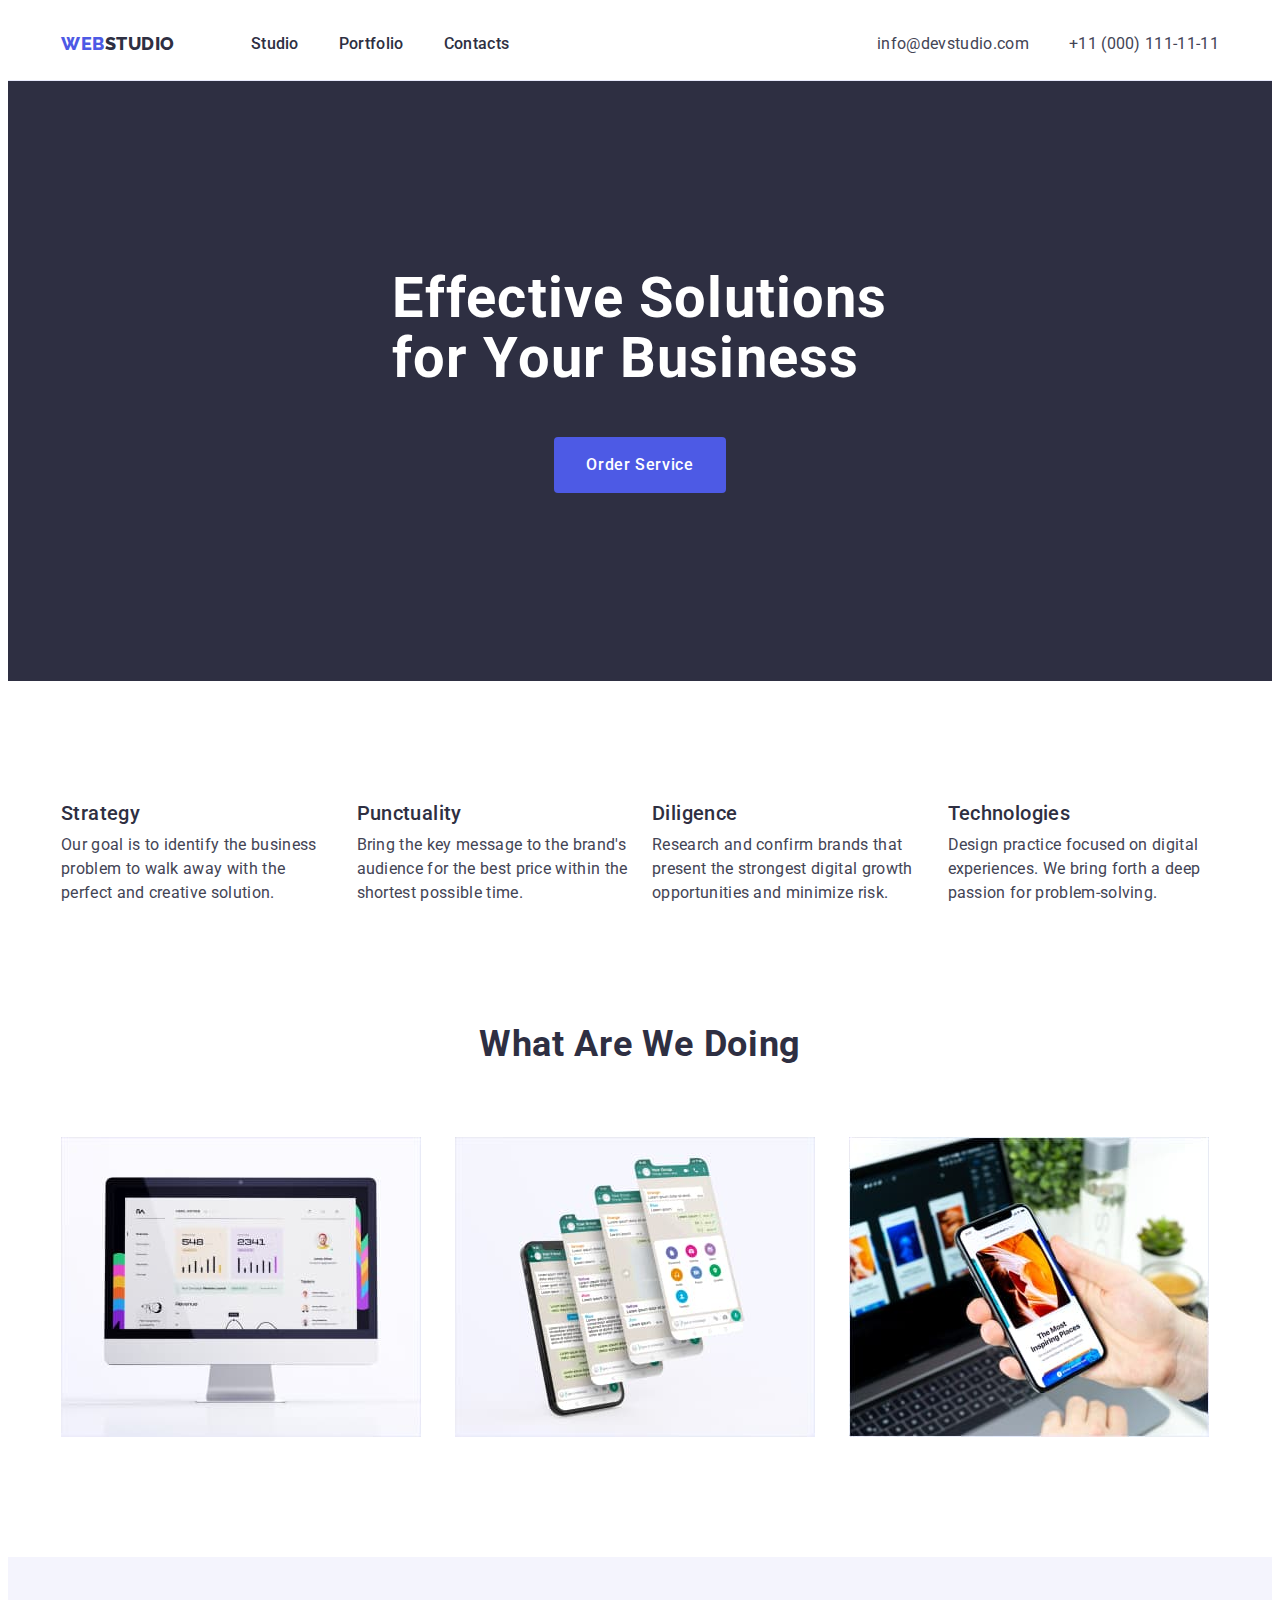
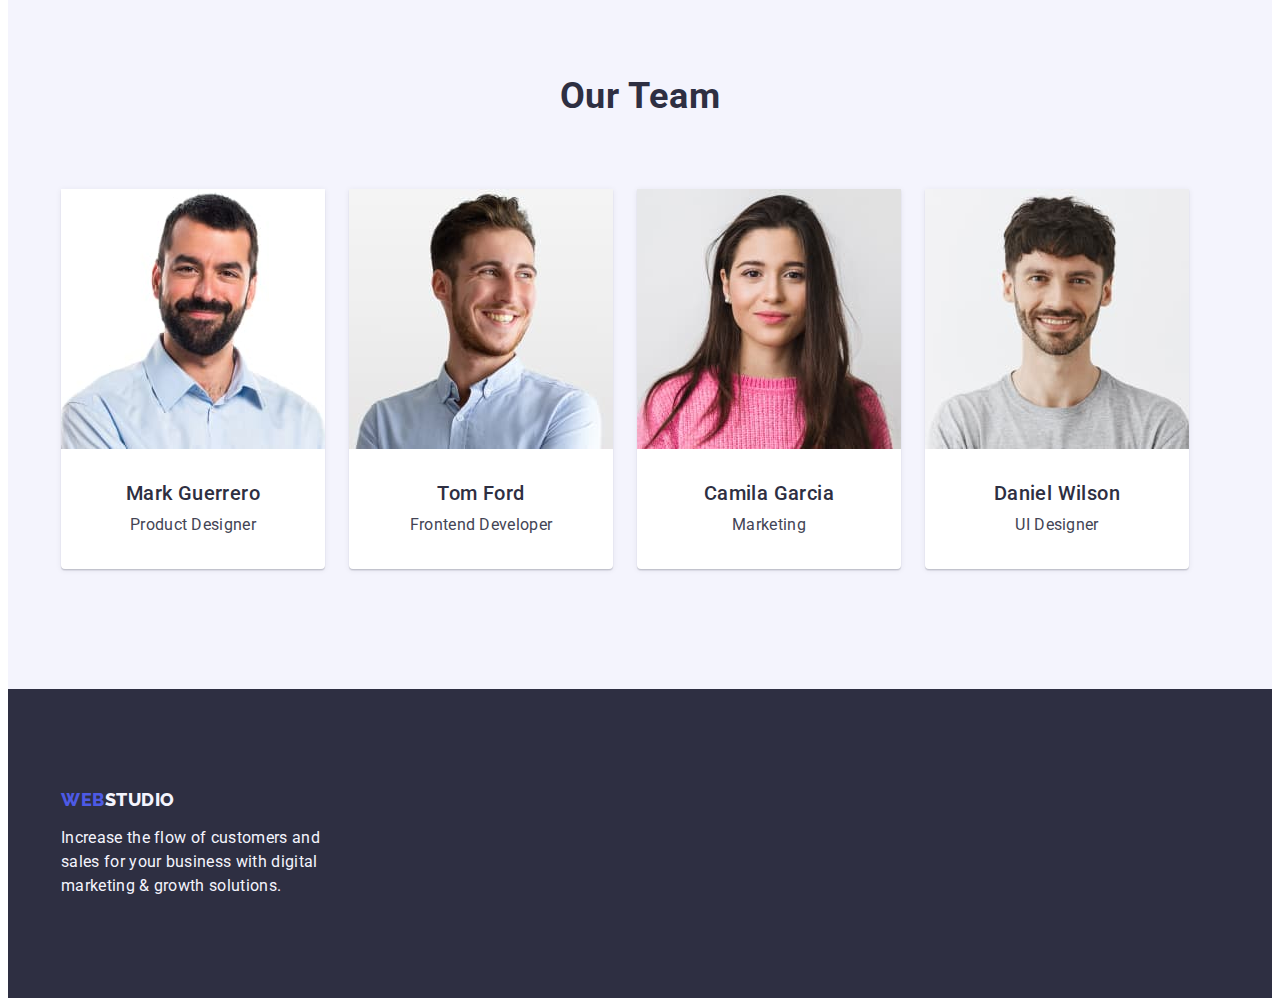
<file: index.html>
<!DOCTYPE html>
<html lang="en">
  <head>
    <meta charset="UTF-8" />
    <meta name="viewport" content="width=device-width, initial-scale=1.0" />
    <title>Web Studio</title>
    <link rel="preconnect" href="https://fonts.googleapis.com" />
    <link rel="preconnect" href="https://fonts.gstatic.com" crossorigin />
    <link
      href="https://fonts.googleapis.com/css2?family=Raleway:wght@800&family=Roboto:wght@400;500;700;900&display=swap"
      rel="stylesheet"
    />
    <link
      rel="stylesheet"
      href="https://cdnjs.cloudflare.com/ajax/libs/modern-normalize/2.0.0/modern-normalize.min.css"
      integrity="sha512-4xo8blKMVCiXpTaLzQSLSw3KFOVPWhm/TRtuPVc4WG6kUgjH6J03IBuG7JZPkcWMxJ5huwaBpOpnwYElP/m6wg=="
      crossorigin="anonymous"
      referrerpolicy="no-referrer"
    />
    <link rel="stylesheet" href="./css/styles.css" />
  </head>

  <body>
    <header class="header">
      <div class="container header-container">
        <nav class="header-nav">
          <a class="header-logo link" href="./index.html"
            >Web<span class="header-logo-studio">Studio</span></a
          >
          <ul class="header-nav-list list">
            <li class="header-nav-item">
              <a class="header-nav-link link" href="./index.html">Studio</a>
            </li>
            <li class="header-nav-item">
              <a class="header-nav-link link" href="./portfolio.html"
                >Portfolio</a
              >
            </li>
            <li class="header-nav-item">
              <a class="header-nav-link link" href="">Contacts</a>
            </li>
          </ul>
        </nav>

        <address class="header-address">
          <ul class="header-address-list list">
            <li class="header-address-item">
              <a
                class="header-address-link link"
                href="mailto:info@devstudio.com"
                >info@devstudio.com</a
              >
            </li>
            <li class="header-address-item">
              <a class="header-address-link link" href="tel:+110001111111"
                >+11 (000) 111-11-11</a
              >
            </li>
          </ul>
        </address>
      </div>
    </header>

    <main>
      <section class="hero-section">
        <div class="container">
          <h1 class="hero-title">Effective Solutions for Your Business</h1>
          <button class="hero-btn" type="button">Order Service</button>
        </div>
      </section>

      <section class="advantages">
        <div class="container">
          <h2 class="title visually-hidden">Advantages</h2>
          <ul class="advantages-list list">
            <li class="advantages-item">
              <h3 class="advantages-title">Strategy</h3>
              <p class="advantages-text">
                Our goal is to identify the business problem to walk away with
                the perfect and creative solution.
              </p>
            </li>
            <li class="advantages-item">
              <h3 class="advantages-title">Punctuality</h3>
              <p class="advantages-text">
                Bring the key message to the brand's audience for the best price
                within the shortest possible time.
              </p>
            </li>
            <li class="advantages-item">
              <h3 class="advantages-title">Diligence</h3>
              <p class="advantages-text">
                Research and confirm brands that present the strongest digital
                growth opportunities and minimize risk.
              </p>
            </li>
            <li class="advantages-item">
              <h3 class="advantages-title">Technologies</h3>
              <p class="advantages-text">
                Design practice focused on digital experiences. We bring forth a
                deep passion for problem-solving.
              </p>
            </li>
          </ul>
        </div>
      </section>

      <section class="doing">
        <div class="container">
          <h2 class="doing-title title">What are we doing</h2>
          <ul class="doing-list list">
            <li class="doing-item">
              <img
                src="./images/img-1.jpg"
                alt="Monitor"
                width="360"
                height="300"
              />
            </li>
            <li class="doing-item">
              <img
                src="./images/img-2.jpg"
                alt="Display telephone"
                width="360"
                height="300"
              />
            </li>
            <li class="doing-item">
              <img
                src="./images/img-3.jpg"
                alt="The phone is broken"
                width="360"
                height="300"
              />
            </li>
          </ul>
        </div>
      </section>

      <section class="our-team">
        <div class="container">
          <h2 class="our-team-title title">Our Team</h2>
          <ul class="our-team-list list">
            <li class="our-team-item">
              <img
                src="./images/people-1.jpg"
                alt="photo by Mark"
                width="264"
                height="260"
              />
              <div class="our-team-list-info">
                <h3 class="our-team-list-title">Mark Guerrero</h3>
                <p class="our-team-list-text">Product Designer</p>
              </div>
            </li>
            <li class="our-team-item">
              <img
                src="./images/people-2.jpg"
                alt="photo by Tom"
                width="264"
                height="260"
              />
              <div class="our-team-list-info">
                <h3 class="our-team-list-title">Tom Ford</h3>
                <p class="our-team-list-text">Frontend Developer</p>
              </div>
            </li>
            <li class="our-team-item">
              <img
                src="./images/people-3.jpg"
                alt="photo by Camila"
                width="264"
                height="260"
              />
              <div class="our-team-list-info">
                <h3 class="our-team-list-title">Camila Garcia</h3>
                <p class="our-team-list-text">Marketing</p>
              </div>
            </li>
            <li class="our-team-item">
              <img
                src="./images/people-4.jpg"
                alt="photo by Daniel"
                width="264"
                height="260"
              />
              <div class="our-team-list-info">
                <h3 class="our-team-list-title">Daniel Wilson</h3>
                <p class="our-team-list-text">UI Designer</p>
              </div>
            </li>
          </ul>
        </div>
      </section>
    </main>

    <footer class="footer">
      <div class="container">
        <a class="footer-logo link" href="./index.html"
          >Web<span class="footer-logo-studio">Studio</span></a
        >
        <p class="footer-text">
          Increase the flow of customers and sales for your business with
          digital marketing & growth solutions.
        </p>
      </div>
    </footer>
  </body>
</html>
</file>
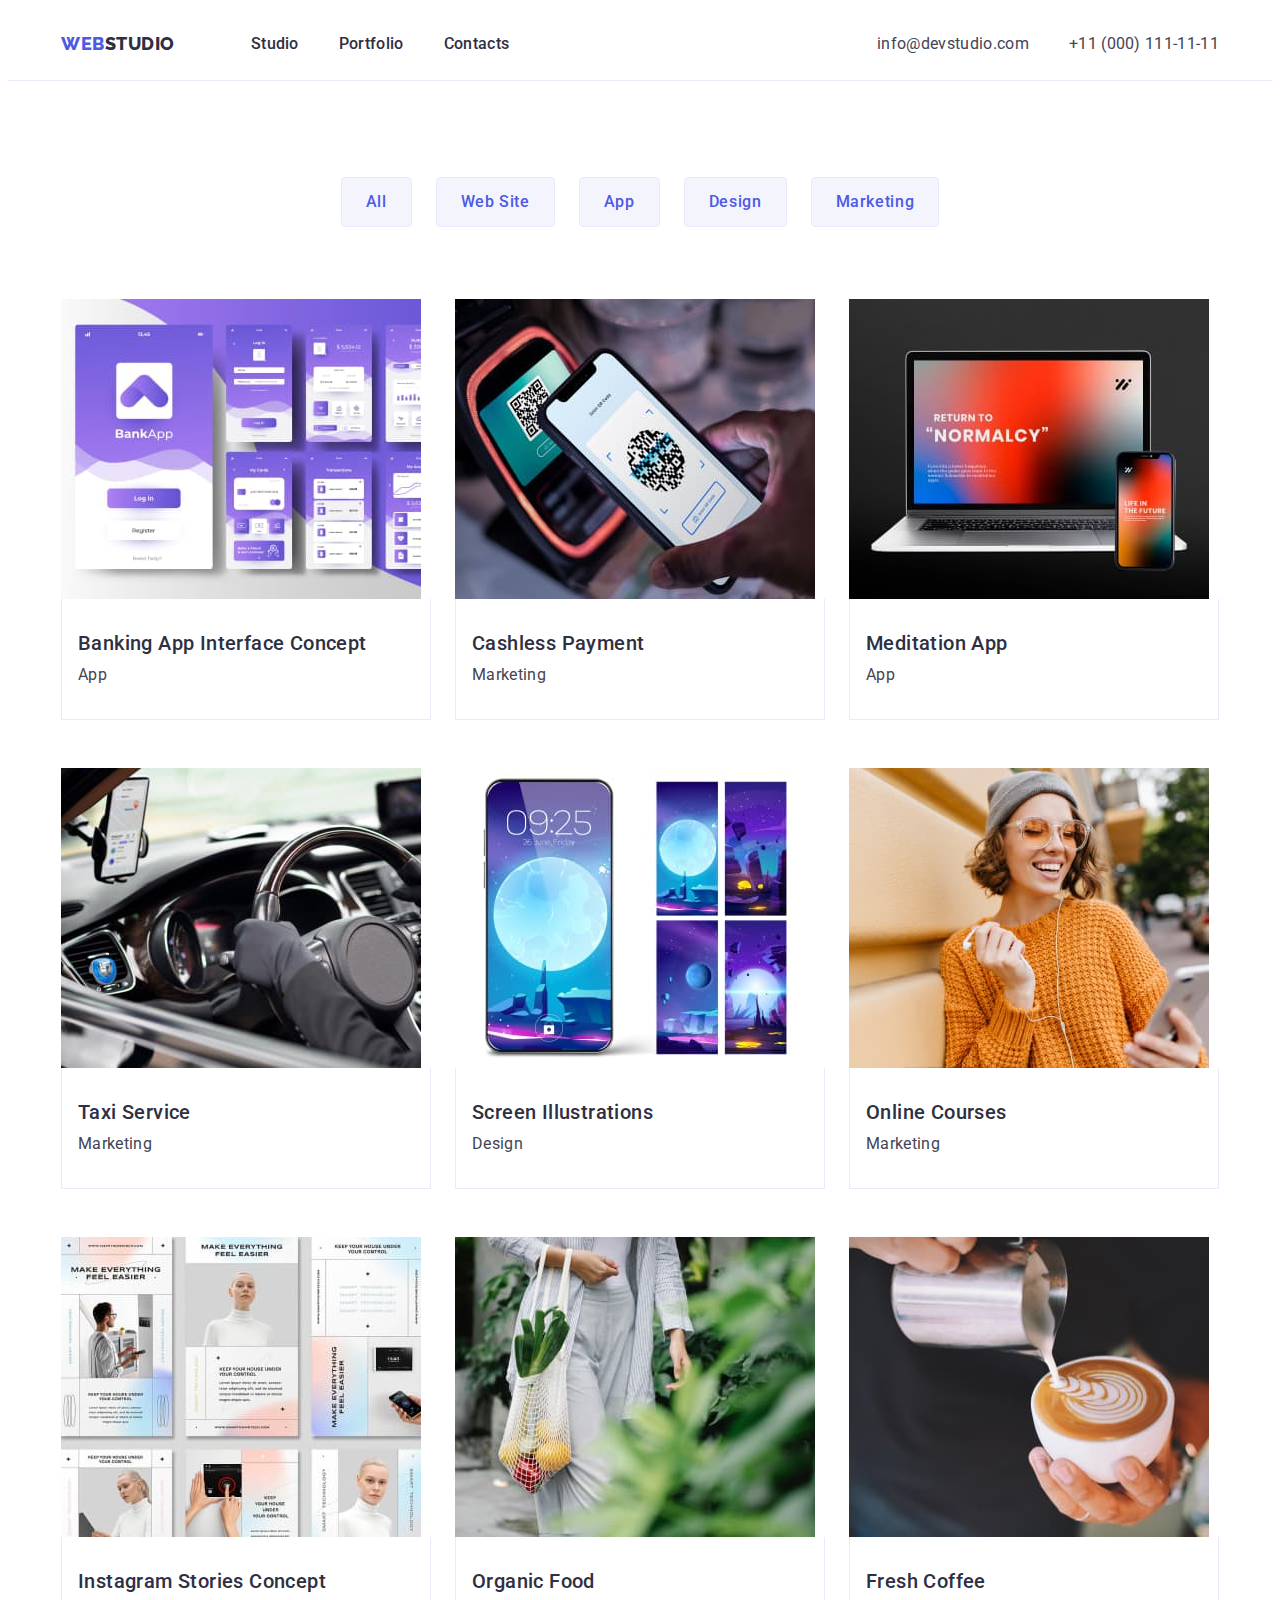
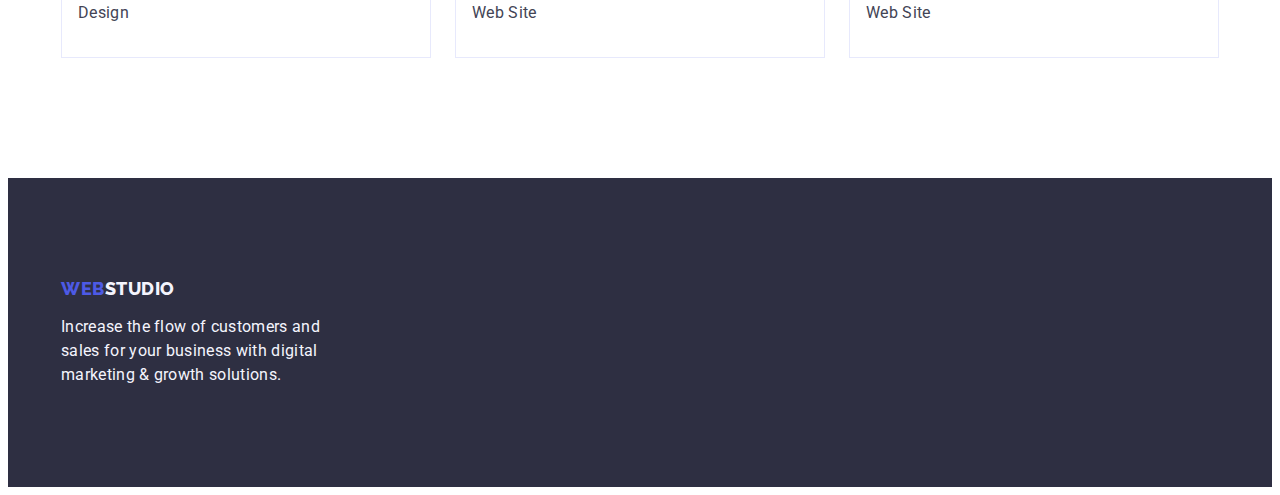
<file: portfolio.html>
<!DOCTYPE html>
<html lang="en">
  <head>
    <meta charset="UTF-8" />
    <meta name="viewport" content="width=device-width, initial-scale=1.0" />
    <title>Portfolio</title>
    <link rel="preconnect" href="https://fonts.googleapis.com" />
    <link rel="preconnect" href="https://fonts.gstatic.com" crossorigin />
    <link
      href="https://fonts.googleapis.com/css2?family=Raleway:wght@800&family=Roboto:wght@400;500;700;900&display=swap"
      rel="stylesheet"
    />
    <link
      rel="stylesheet"
      href="https://cdnjs.cloudflare.com/ajax/libs/modern-normalize/2.0.0/modern-normalize.min.css"
      integrity="sha512-4xo8blKMVCiXpTaLzQSLSw3KFOVPWhm/TRtuPVc4WG6kUgjH6J03IBuG7JZPkcWMxJ5huwaBpOpnwYElP/m6wg=="
      crossorigin="anonymous"
      referrerpolicy="no-referrer"
    />
    <link rel="stylesheet" href="./css/styles.css" />
  </head>

  <body>
    <header class="header">
      <div class="container header-container">
        <nav class="header-nav">
          <a class="header-logo link" href="./index.html"
            >Web<span class="header-logo-studio">Studio</span></a
          >
          <ul class="header-nav-list list">
            <li class="header-nav-item">
              <a class="header-nav-link link" href="./index.html">Studio</a>
            </li>
            <li class="header-nav-item">
              <a class="header-nav-link link" href="./portfolio.html"
                >Portfolio</a
              >
            </li>
            <li class="header-nav-item">
              <a class="header-nav-link link" href="">Contacts</a>
            </li>
          </ul>
        </nav>

        <address class="header-address">
          <ul class="header-address-list list">
            <li class="header-address-item">
              <a
                class="header-address-link link"
                href="mailto:info@devstudio.com"
                >info@devstudio.com</a
              >
            </li>
            <li class="header-address-item">
              <a class="header-address-link link" href="tel:+110001111111"
                >+11 (000) 111-11-11</a
              >
            </li>
          </ul>
        </address>
      </div>
    </header>

    <main>
      <section class="catalog-section">
        <div class="container">
          <h1 class="visually-hidden">Catalog</h1>
          <ul class="catalog-btn-list list">
            <li class="catalog-btn-item">
              <button class="catalog-btn" type="button">All</button>
            </li>
            <li class="catalog-btn-item">
              <button class="catalog-btn" type="button">Web Site</button>
            </li>
            <li class="catalog-btn-item">
              <button class="catalog-btn" type="button">App</button>
            </li>
            <li class="catalog-btn-item">
              <button class="catalog-btn" type="button">Design</button>
            </li>
            <li class="catalog-btn-item">
              <button class="catalog-btn" type="button">Marketing</button>
            </li>
          </ul>

          <ul class="catalog-project-list list">
            <li class="catalog-project-item">
              <a class="cataloge-link link" href="">
                <img
                  src="./images/project-1.jpg"
                  alt="Banking App Interface Concept"
                  width="360"
                  height="300"
                />
                <div class="catalog-project">
                  <h2 class="catalog-project-title">
                    Banking App Interface Concept
                  </h2>
                  <p class="catalog-project-text">App</p>
                </div>
              </a>
            </li>
            <li class="catalog-project-item">
              <a class="cataloge-link link" href="">
                <img
                  src="./images/project-2.jpg"
                  alt="Cashless Payment"
                  width="360"
                  height="300"
                />
                <div class="catalog-project">
                  <h2 class="catalog-project-title">Cashless Payment</h2>
                  <p class="catalog-project-text">Marketing</p>
                </div>
              </a>
            </li>
            <li class="catalog-project-item">
              <a class="cataloge-link link" href="">
                <img
                  src="./images/project-3.jpg"
                  alt="Meditation App"
                  width="360"
                  height="300"
                />
                <div class="catalog-project">
                  <h2 class="catalog-project-title">Meditation App</h2>
                  <p class="catalog-project-text">App</p>
                </div>
              </a>
            </li>
            <li class="catalog-project-item">
              <a class="cataloge-link link" href="">
                <img
                  src="./images/project-4.jpg"
                  alt="Taxi Service"
                  width="360"
                  height="300"
                />
                <div class="catalog-project">
                  <h2 class="catalog-project-title">Taxi Service</h2>
                  <p class="catalog-project-text">Marketing</p>
                </div>
              </a>
            </li>
            <li class="catalog-project-item">
              <a class="cataloge-link link" href="">
                <img
                  src="./images/project-5.jpg"
                  alt="Screen Illustrations"
                  width="360"
                  height="300"
                />
                <div class="catalog-project">
                  <h2 class="catalog-project-title">Screen Illustrations</h2>
                  <p class="catalog-project-text">Design</p>
                </div>
              </a>
            </li>
            <li class="catalog-project-item">
              <a class="cataloge-link link" href="">
                <img
                  src="./images/project-6.jpg"
                  alt="Online Courses"
                  width="360"
                  height="300"
                />
                <div class="catalog-project">
                  <h2 class="catalog-project-title">Online Courses</h2>
                  <p class="catalog-project-text">Marketing</p>
                </div>
              </a>
            </li>
            <li class="catalog-project-item">
              <a class="cataloge-link link" href="">
                <img
                  src="./images/project-7.jpg"
                  alt="Instagram Stories Concept"
                  width="360"
                  height="300"
                />
                <div class="catalog-project">
                  <h2 class="catalog-project-title">Instagram Stories Concept</h2>
                  <p class="catalog-project-text">Design</p>
                </div>
              </a>
            </li>
            <li class="catalog-project-item">
              <a class="cataloge-link link" href="">
                <img
                  src="./images/project-8.jpg"
                  alt="Organic Food"
                  width="360"
                  height="300"
                />
                <div class="catalog-project">
                  <h2 class="catalog-project-title">Organic Food</h2>
                  <p class="catalog-project-text">Web Site</p>
                </div>
              </a>
            </li>
            <li class="catalog-project-item">
              <a class="cataloge-link link" href="">
                <img
                  src="./images/project-9.jpg"
                  alt="Fresh Coffee"
                  width="360"
                  height="300"
                />
                <div class="catalog-project">
                  <h2 class="catalog-project-title">Fresh Coffee</h2>
                  <p class="catalog-project-text">Web Site</p>
                </div>
              </a>
            </li>
          </ul>
        </div>
      </section>
    </main>

    <footer class="footer">
      <div class="container">
        <a class="footer-logo link" href="./index.html"
          >Web<span class="footer-logo-studio">Studio</span></a
        >
        <p class="footer-text">
          Increase the flow of customers and sales for your business with
          digital marketing & growth solutions.
        </p>
      </div>
    </footer>
  </body>
</html>
</file>
<file: css/styles.css>
:root {
  --primary-brand: #4d5ae5;
  --pressed-state: #404bbf;
  --dark: #2e2f42;
  --text: #434455;
  --subtle-text: #8e8f99;
  --accent: #e7e9fc;
  --light: #f4f4fd;
  --modal-overlay: #2e2f42;
  --white-background: #ffffff;
  --modal-background: #fcfcfc;
}

body {
  font-family: "Roboto", sans-serif;
  color: var(--text);
  background-color: var(--white-background);
}

p,
h1,
h2,
h3,
h4,
h5,
h6 {
  margin-top: 0;
  margin-bottom: 0;
}

ul {
  padding-left: 0;
  margin-top: 0;
  margin-bottom: 0;
}

button {
  font-family: "Roboto", sans-serif;
  cursor: pointer;
}

img {
  display: block;
}

.container {
  width: 100%;
  max-width: 1158px;
  padding-left: 15px;
  padding-right: 15px;
  margin: 0 auto;
}

.link {
  text-decoration: none;
  color: var(--text);
}

.list {
  list-style: none;
}

.visually-hidden {
  position: absolute;
  width: 1px;
  height: 1px;
  margin: -1px;
  border: 0;
  padding: 0;
  white-space: nowrap;
  clip-path: inset(100%);
  clip: rect(0 0 0 0);
  overflow: hidden;
}

.header {
  border-bottom: 1px solid var(--accent);
  background: var(--white-background);
}

.header-container {
  display: flex;
  align-items: center;
}

.header-nav {
  display: flex;
  align-items: center;
}

.header-logo {
  color: var(--primary-brand);
  font-family: "Raleway", sans-serif;
  font-size: 18px;
  font-weight: 800;
  line-height: 1.17;
  letter-spacing: 0.03em;
  text-transform: uppercase;
  margin-right: 76px;
}

.header-logo-studio {
  color: var(--dark);
}

.header-nav-list {
  display: flex;
  align-items: center;
  gap: 40px;
}

.header-nav-link {
  color: var(--dark);
  font-size: 16px;
  font-weight: 500;
  line-height: 1.5;
  letter-spacing: 0.02em;
  padding: 24px 0;
  display: block;
}

.header-nav-link:hover,
.header-nav-link:focus {
  color: var(--pressed-state);
}

.header-address {
  font-style: normal;
  margin-left: auto;
}

.header-address-list {
  display: flex;
  align-items: center;
  gap: 40px;
}

.header-address-link {
  font-size: 16px;
  font-weight: 400;
  line-height: 1.5;
  letter-spacing: 0.02em;
  display: block;
  padding: 24px 0;
}

.header-address-link:hover,
.header-address-link:focus {
  color: var(--pressed-state);
}

.hero-section {
  background-color: var(--dark);
  padding-top: 188px;
  padding-bottom: 188px;
}

.hero-title {
  color: var(--white-background);
  font-size: 56px;
  font-weight: 700;
  line-height: 1.07;
  letter-spacing: 0.02em;
  margin: 0 auto;
  max-width: 496px;
}

.hero-btn {
  color: var(--white-background);
  font-size: 16px;
  font-weight: 500;
  line-height: 1.5;
  letter-spacing: 0.04em;
  background-color: var(--primary-brand);
  padding: 16px 32px;
  display: block;
  margin: 0 auto;
  margin-top: 48px;
  min-width: 169px;
  height: 56px;
  border: none;
  border-radius: 4px;
}

.hero-btn:hover,
.hero-btn:focus {
  background: var(--pressed-state);
}

.title {
  color: var(--dark);
  font-size: 36px;
  font-weight: 700;
  line-height: 1.11;
  letter-spacing: 0.02em;
  text-transform: capitalize;
  text-align: center;
}

.advantages {
  padding-top: 120px;
  padding-bottom: 120px;
}

.advantages-list {
  display: flex;
  gap: 24px;
}

.advantages-item {
  width: calc((100% - 72px) / 4);
}

.advantages-title {
  color: var(--dark);
  font-size: 20px;
  font-weight: 500;
  line-height: 1.2;
  letter-spacing: 0.02em;
  margin-bottom: 8px;
}

.advantages-title:not(:first-child) {
  padding-left: 24px;
}

.advantages-text {
  color: var(--text);
  font-size: 16px;
  line-height: 1.5;
  letter-spacing: 0.02em;
}

.doing {
  padding-bottom: 120px;
}

.doing-list {
  display: flex;
  gap: 24px;
}

.doing-item {
  width: calc((100% - 48px) / 3);
}

.doing-title {
  margin-bottom: 72px;
}

.our-team {
  background-color: var(--light);
  padding-top: 120px;
  padding-bottom: 120px;
}

.our-team-title {
  margin-bottom: 72px;
}

.our-team-list {
  display: flex;
  gap: 24px;
}

.our-team-item {
  background-color: var(--white-background);
  border-radius: 0px 0px 4px 4px;
  background: var(--white-background);
  box-shadow: 0px 2px 1px 0px rgba(46, 47, 66, 0.08),
    0px 1px 1px 0px rgba(46, 47, 66, 0.16),
    0px 1px 6px 0px rgba(46, 47, 66, 0.08);
  width: calc((100% - 24 * 3) / 4);
}

.our-team-list-info {
  padding-top: 32px;
  padding-bottom: 32px;
  text-align: center;
}

.our-team-list-title {
  color: var(--dark);
  font-size: 20px;
  font-weight: 500;
  line-height: 1.2;
  letter-spacing: 0.02em;
  margin-bottom: 8px;
}

.our-team-list-text {
  color: var(--text);
  font-size: 16px;
  line-height: 1.5;
  letter-spacing: 0.02em;
}

.footer {
  background-color: var(--dark);
  padding-top: 100px;
  padding-bottom: 100px;
}

.footer-logo {
  color: var(--primary-brand);
  font-family: "Raleway", sans-serif;
  font-size: 18px;
  font-weight: 800;
  line-height: 1.17;
  letter-spacing: 0.03em;
  text-transform: uppercase;
  display: inline-block;
  margin-bottom: 16px;
}

.footer-logo-studio {
  color: var(--light);
}

.footer-text {
  color: var(--light);
  font-size: 16px;
  line-height: 1.5;
  letter-spacing: 0.02em;
  max-width: 264px;
}

.catalog-section {
  padding-top: 96px;
  padding-bottom: 120px;
}

.catalog-btn-list {
  display: flex;
  justify-content: center;
  gap: 24px;
  margin-bottom: 72px;
}

.catalog-btn {
  color: var(--primary-brand);
  text-align: center;
  font-size: 16px;
  font-weight: 500;
  line-height: 1.5;
  letter-spacing: 0.04em;
  border: 1px solid var(--accent);
  background-color: var(--light);
  display: flex;
  padding: 12px 24px;
  justify-content: center;
  align-items: center;
  border-radius: 4px;
}

.catalog-btn:hover,
.catalog-btn:focus {
  color: var(--white-background);
  background-color: var(--pressed-state);
  border: 1px solid transparent;
}

.catalog-project {
  padding: 32px 16px;
  border: 1px solid var(--accent);
  border-top: none;
}

.catalog-project-list {
  display: flex;
  flex-wrap: wrap;
  gap: 48px 24px;
}

.catalog-project-item {
  background: var(--white-background);
  width: calc((100% - 48px) / 3);
}

.catalog-project-wrap {
  padding-bottom: 120px;
}

.catalog-project-title {
  color: var(--dark);
  font-size: 20px;
  font-weight: 500;
  line-height: 1.2;
  letter-spacing: 0.02em;
  margin-bottom: 8px;
  text-align: left;
}

.catalog-project-text {
  color: var(--text);
  font-size: 16px;
  line-height: 1.5;
  letter-spacing: 0.02em;
  text-align: left;
}
</file>
